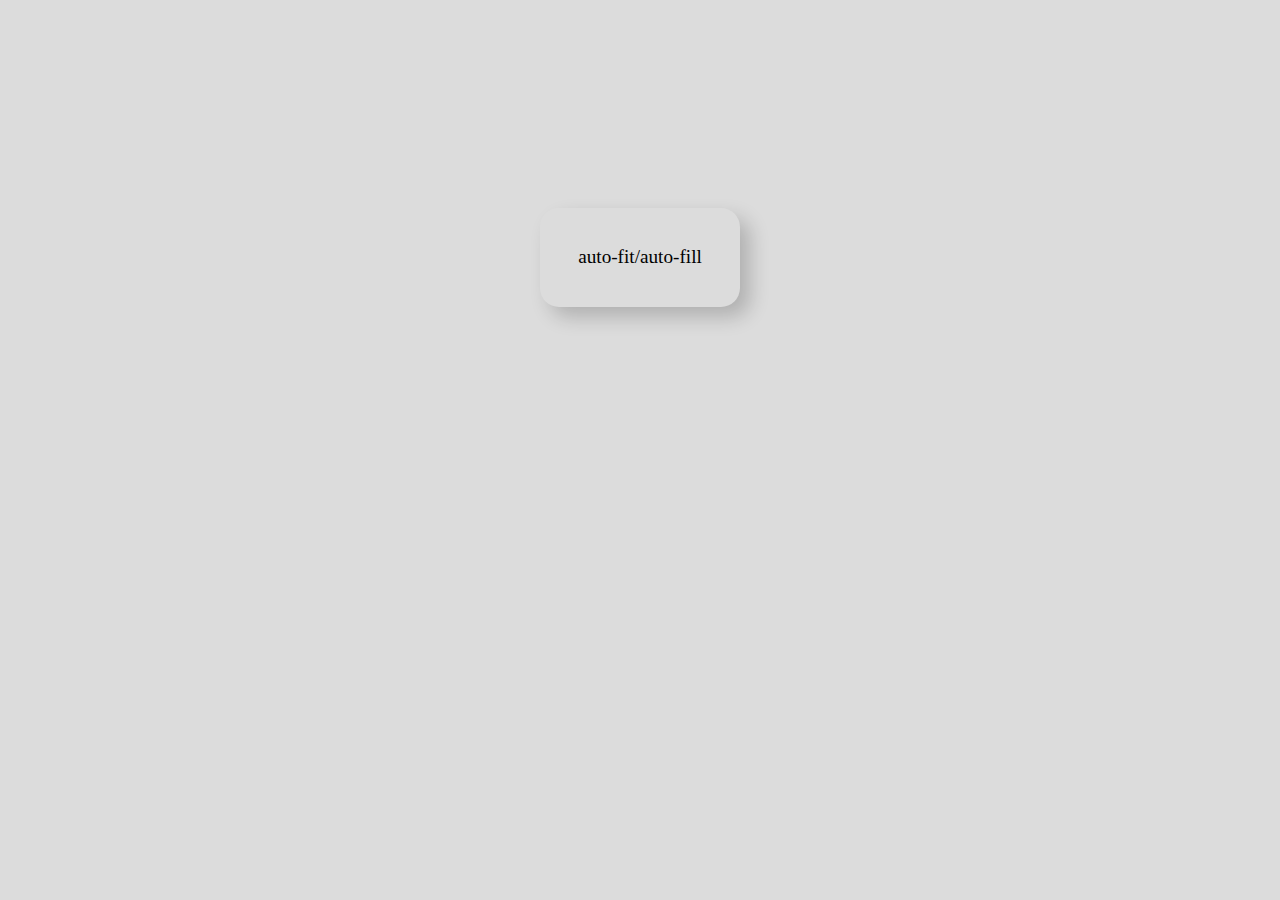
<file: index.html>
<!DOCTYPE html>
<html lang="en">
<head>
    <meta charset="UTF-8">
    <meta http-equiv="X-UA-Compatible" content="IE=edge">
    <meta name="viewport" content="width=device-width, initial-scale=1.0">
    <title>Document</title>
    <style>
        body{
            background-color: gainsboro;
            padding-top: 200px;
            display: flex;
            flex-direction: column;
            justify-content: center;
            align-items: center;
        }
        a{
            padding: 2em;
            box-shadow: 10px 10px 20px rgba(0, 0, 0, 0.2);
            border-radius: 1em;
            text-decoration: none;
            color: black;
            font-size: 1.2em;
        }
        a:hover, a::selection, a:focus{
            box-shadow: 10px 10px 10px rgba(0, 0, 0, 0.3);
        }
    </style>
</head>
<body>
    <a href="/auto/index.html">auto-fit/auto-fill</a>
</body>
</html>
</file>
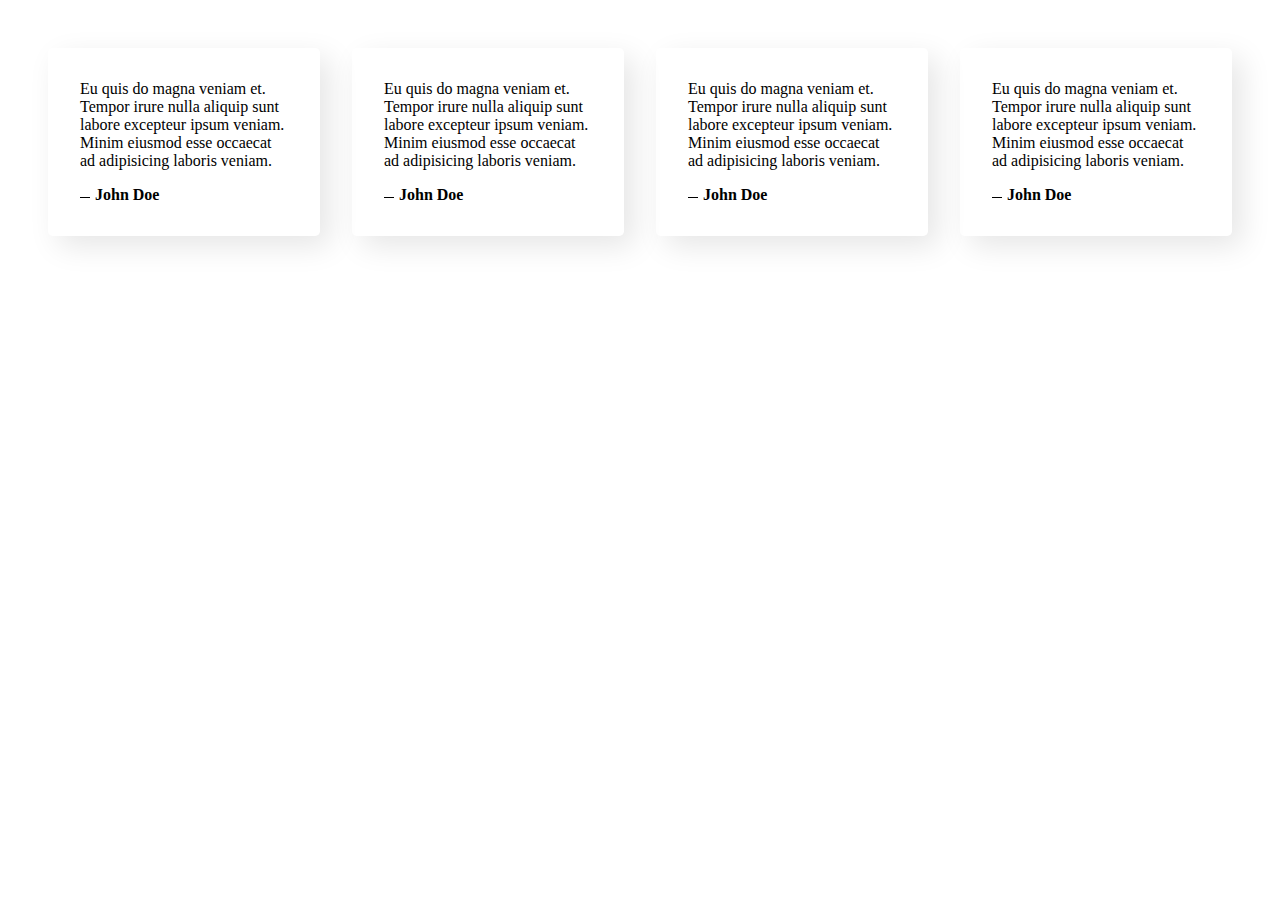
<file: auto-fit   auto-fill/index.html>
<!DOCTYPE html>
<html lang="en">
<head>
    <meta charset="UTF-8">
    <meta http-equiv="X-UA-Compatible" content="IE=edge">
    <meta name="viewport" content="width=device-width, initial-scale=1.0">
    <title>Document</title>
    <link rel="stylesheet" href="style.css">
</head>


    <div class="container">
        <div class="quote">
            <p>Eu quis do magna veniam et. Tempor irure nulla aliquip sunt labore excepteur ipsum veniam. Minim eiusmod esse occaecat ad adipisicing laboris veniam.</p>
            <span>John Doe</span>
        </div>
        <div class="quote span2">
            <p>Eu quis do magna veniam et. Tempor irure nulla aliquip sunt labore excepteur ipsum veniam. Minim eiusmod esse occaecat ad adipisicing laboris veniam.</p>
            <span>John Doe</span>
        </div>
        <div class="quote">
            <p>Eu quis do magna veniam et. Tempor irure nulla aliquip sunt labore excepteur ipsum veniam. Minim eiusmod esse occaecat ad adipisicing laboris veniam.</p>
            <span>John Doe</span>
        </div>
        <div class="quote">
            <p>Eu quis do magna veniam et. Tempor irure nulla aliquip sunt labore excepteur ipsum veniam. Minim eiusmod esse occaecat ad adipisicing laboris veniam.</p>
            <span>John Doe</span>
        </div>
    </div>
</body>
</html>
</file>
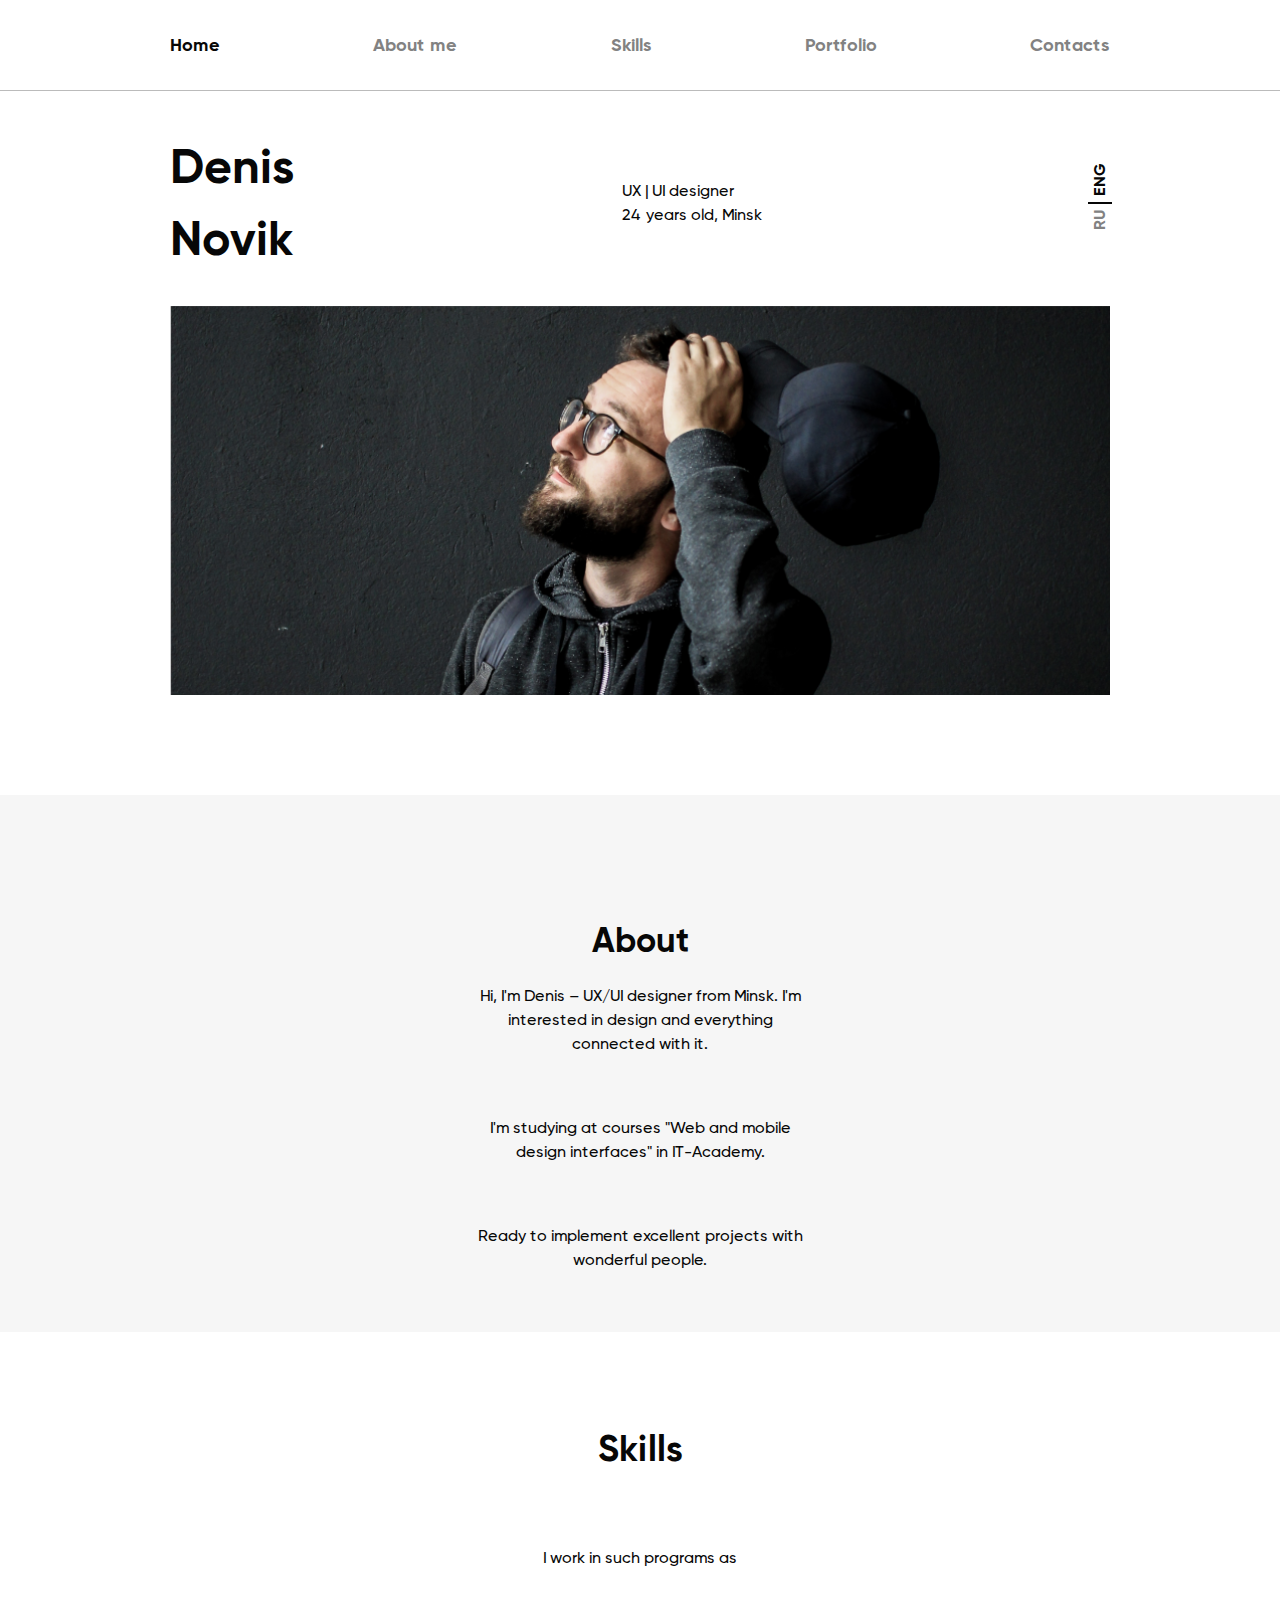
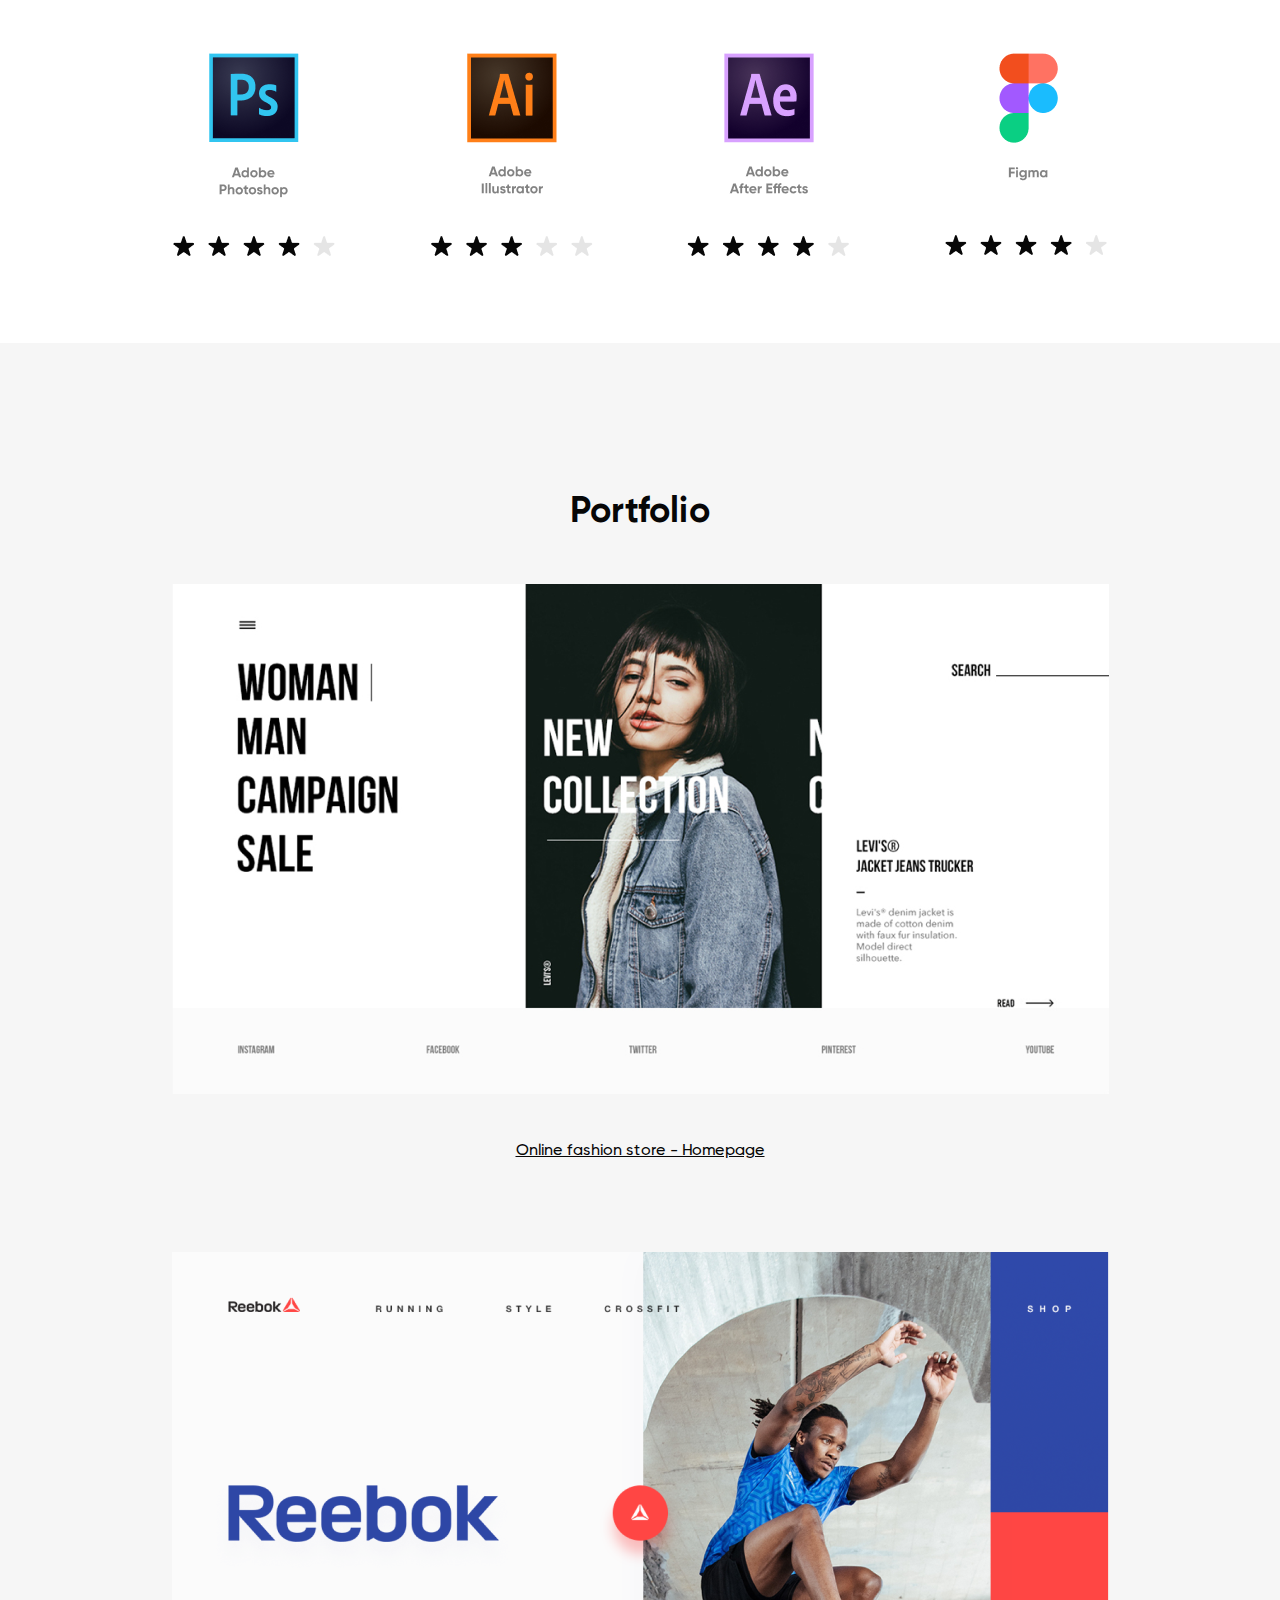
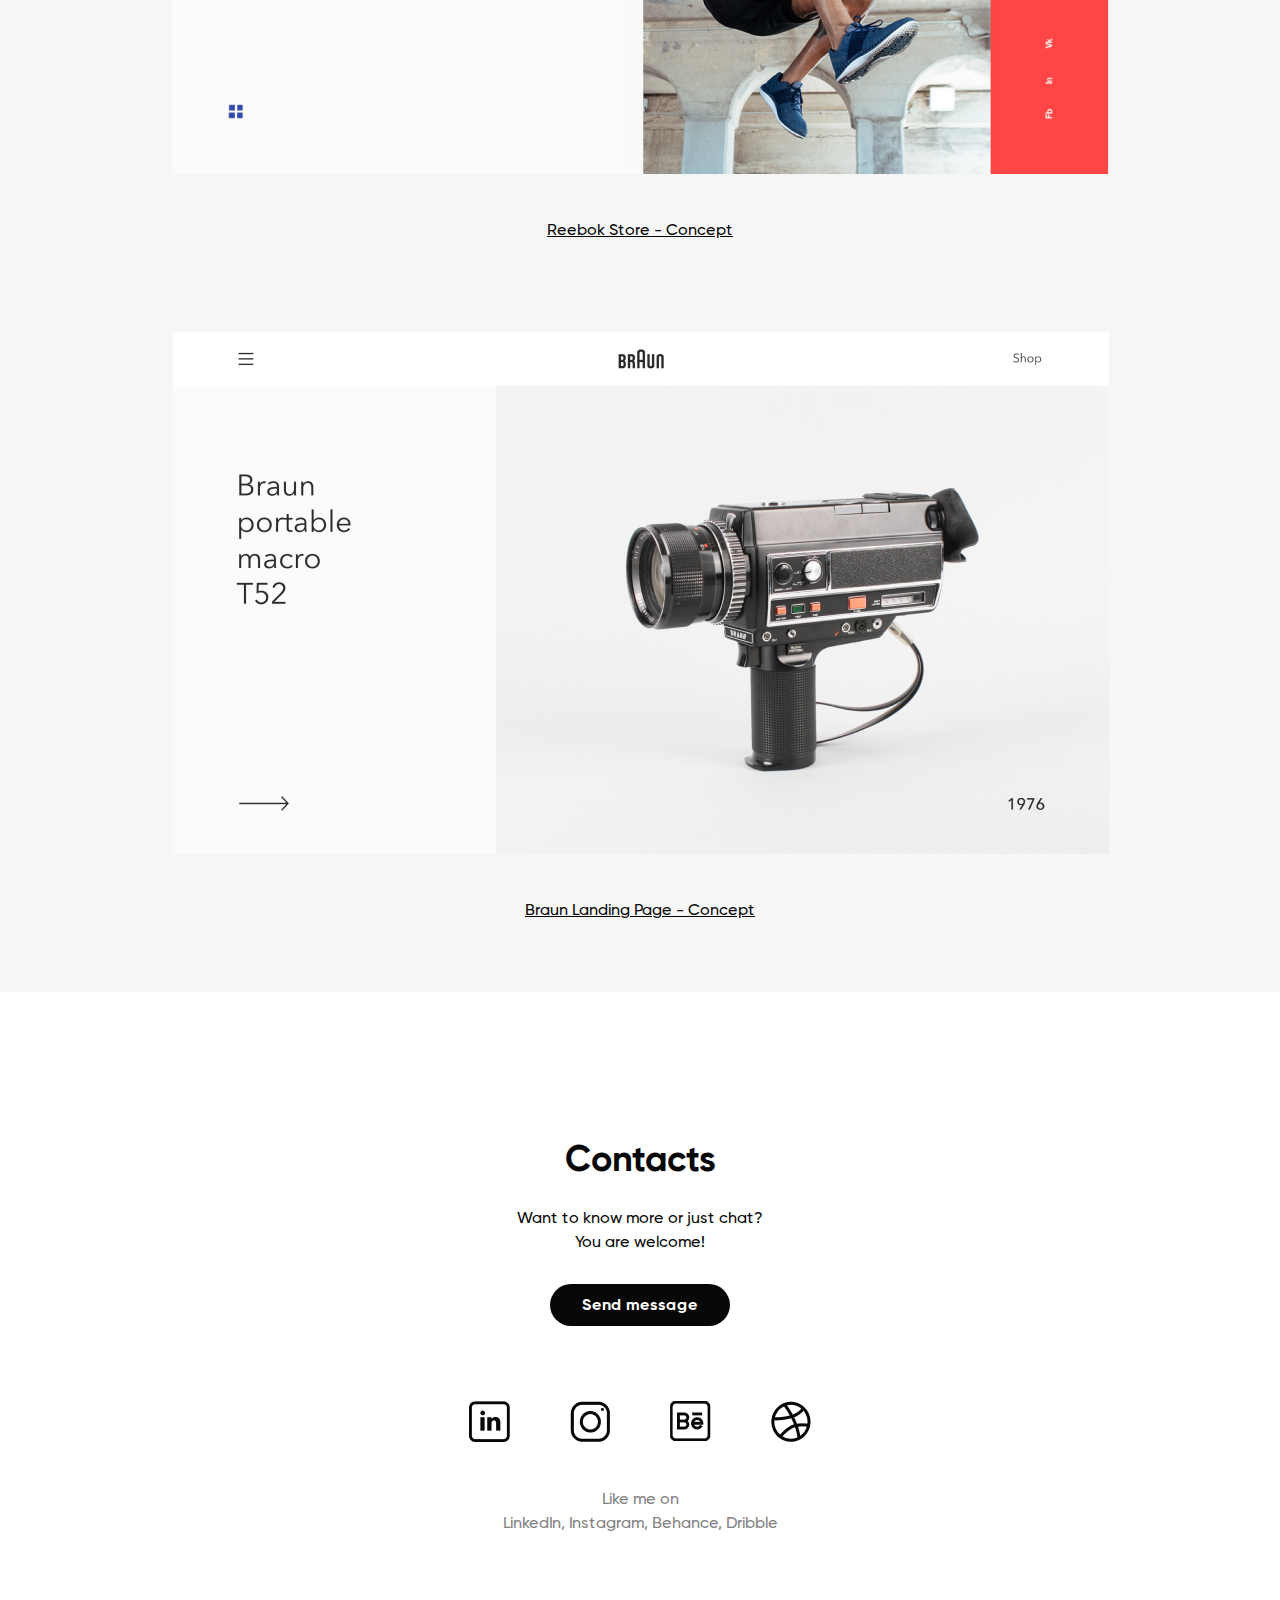
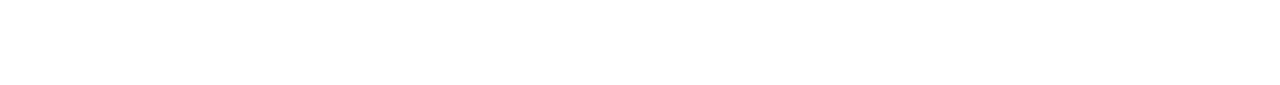
<file: novik/index.html>
<!DOCTYPE html>
<html lang="en">
<head>
  <meta charset="UTF-8">
  <meta http-equiv="X-UA-Compatible" content="IE=edge">
  <meta name="viewport" content="width=device-width, initial-scale=1.0">
  <title>Document</title>
  <link rel="stylesheet" href="styles/reset.css">
  <link rel="stylesheet" href="styles/styles.css">
</head>
<body>
  
  <header class="header">
    <div class="header__inner">
      <nav>
        <ul class="list">
          <li class="list__item"><a class="link link--active" href="#Home">Home</a></li>
          <li class="list__item"><a class="link" href="#about">About me</a></li>
          <li class="list__item"><a class="link" href="#skills">Skills</a></li>
          <li class="list__item"><a class="link" href="#portfolio">Portfolio</a></li>
          <li class="list__item "><a class="link" href="#contacts">Contacts</a></li>
        </ul>
      </nav>
    </div>
  </header>
  <div class="home-wrapper">
  <section class="home">
    <div class="name">
      <h1>
      Denis Novik
      </h1>
    </div>
    <div class="description">
      <p>
        UX | UI designer
      </p>
      <p>
        24 years old, Minsk
      </p>
    </div>
    <div class="lang">
      <a href=""class="ru">RU</a>
      
      
      <a href="" class="en lang--active">ENG</a>
      
    </div>
    <a href="#contacts" class="contact-link">Contact me</a>
  </div>
  
  </section>
  <div class="photo">    
  </div>
  
  <div class="about" id="about">
    <div class="about__inner">
      <h2>About</h2>
      <p>
        Hi, I'm Denis – UX/UI designer from Minsk. I'm interested in design and everything connected with it.  
      </p>
      <p>
        I'm studying at courses "Web and mobile design interfaces" in IT-Academy.
      </p>
      <p>
        Ready to implement excellent projects with wonderful people.
      </p>
    </div>
  </div>
  <section class="skills" id="skills">

    <h2 class="skills__heading">Skills</h2>
    <p>I work in such programs as</p>
    <ul class="skills__list">
      <li><img src="./img/photoshop.png" alt="photoshop" srcset=""></li>
      <li><img src="./img/illustrator.png" alt="illustrator" srcset=""></li>
      <li><img src="./img/aftereffects.png" alt="aftereffects" srcset=""></li>
      <li><img src="./img/figma.png" alt="figma" srcset=""></li>
    </ul>
  </section>

  <div class="portfolio" id="portfolio">
    <section class="portfolio__inner">
      <h2 class="portfolio__heading">Portfolio</h2>

      <img src="./img/1.png" alt="" >
      <a href="#">Online fashion store - Homepage</a>
      <img src="./img/2.png" alt="" >
      <a href="#">Reebok Store - Concept</a>
      <img src="./img/3.png" alt="">
      <a href="#">Braun Landing Page - Concept</a>
    </section>
  </div>
  <div class="contacts" id="contacts">
    <h2 class="contacts__heading">Contacts</h2>
    <p>
      Want to know more or just chat? You are welcome!
    </p>
    <button class="send" type="submit">
      Send message
    </button>
    <ul class="contacts__list">
      <li>
        <a href="#">
          <img src="./img/li.png" alt="linkkedin">
        </a>
      </li>
      <li>
        <a href="#">
          <img src="./img/in.png" alt="insta">
        </a>
      </li>
      <li>
        <a href="#">
          <img src="./img/be.png" alt="behance">
        </a>
      </li>
      <li>
        <a href="#">
          <img src="./img/dr.png" alt="dribble">
        </a>
      </li>
    </ul>
    <p class="like">Like me on <br> LinkedIn, Instagram, Behance, Dribble</p>
  </div>


</body>
</html>
</file>
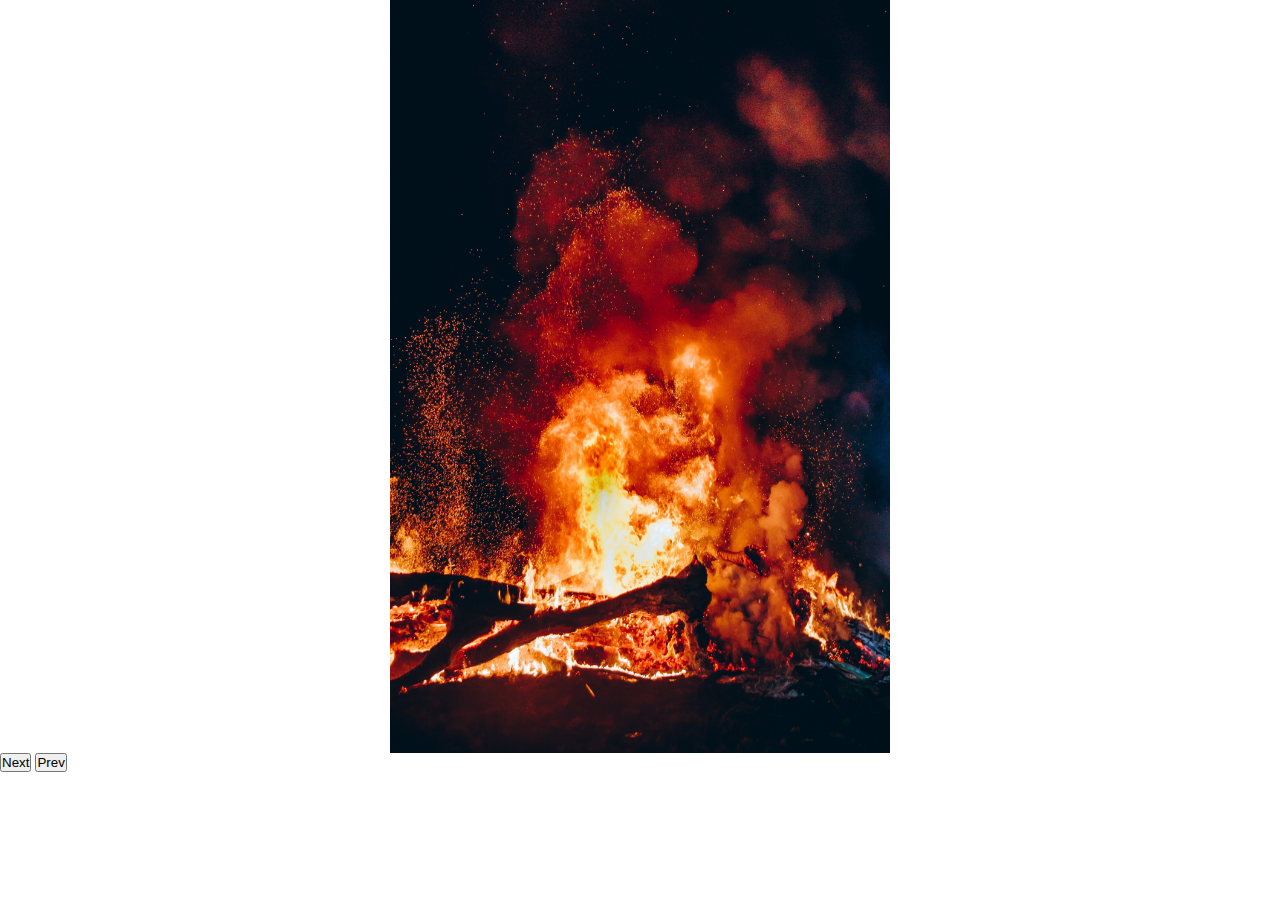
<file: slider/slider.html>
<!DOCTYPE html>
<html lang="en">
<head>
    <meta charset="UTF-8">
    <meta http-equiv="X-UA-Compatible" content="IE=edge">
    <meta name="viewport" content="width=device-width, initial-scale=1.0">
    <title>Document</title>
    
    <link rel="stylesheet" href="../slider/style.css">
</head>
<body>
    <div class="carousel-container">
        <div class="carousel-slide">
            <img src="../slider/assets/miguel-arguibide-6cjDbyYCOgI-unsplash.jpg" alt="" id="lastClone">
            <img src="../slider/assets/christopher-burns-gyrrWzwqm5Y-unsplash.jpg" alt="">
            <img src="../slider/assets/j-lee-yRXuXvy4sQ4-unsplash.jpg" alt="">
            <img src="../slider/assets/katja-anna-krug-BzFW9SDEYGg-unsplash.jpg" alt="">
            <img src="../slider/assets/marek-piwnicki-gxh7hHMK6Sk-unsplash.jpg" alt="">
            <img src="../slider/assets/miguel-arguibide-6cjDbyYCOgI-unsplash.jpg" alt="">
            <img src="../slider/assets/christopher-burns-gyrrWzwqm5Y-unsplash.jpg" alt="" id="firstClone">

        </div> 
    </div>
    <button id="next">
        Next
    </button>
    <button id="prev">
        Prev
    </button>
    <script src="../slider/app.js"></script>
</body>
</html>
</file>
<file: auto-fit   auto-fill/style.css>
body{
    margin: 0;
    font-family: 'Nurito';
}


.container{
    padding: 3em;
    display: grid;
    grid-gap: 2em;

}

.quote{
    padding: 2em;
    border-radius: .3em;
    box-shadow: 10px 10px 30px rgba(0, 0, 0, 0.1);

}

.quote p{
  margin-top: 0;   
}
span{
    font-weight: bold;
    position: relative;
    margin-left: 15px;

}

span:before{
    content: '';
    position: absolute;
    height: 1px;
    width: 10px;
    border-bottom: 1px solid #000;
    top: 10px;
    left: -15px;
}
/*easy way

@media(min-width: 550px){
    .container{
        grid-template-columns: repeat(2, 1fr);
    }
}
@media(min-width: 750px){
    .container{
        grid-template-columns: repeat(3,1fr);
    }
}
@media(min-width: 1050px){
    .container{
        grid-template-columns: repeat(4, 1fr);
    }
}
*/





/*clever way*/

/*autofill - fills the empty space with our blocks*/


/* .container{
    grid-template-columns: repeat(auto-fit, minmax(250px, 1fr));
}
@media (min-width: 550px){
    .span2{
        grid-column: auto/ span 2;
    }
} */


/*autofit - doesnt fill the empty space with our blocks, just leaves it untouched*/
.container{
    grid-template-columns: repeat(auto-fill, minmax(250px, 1fr));
}
@media (min-width: 550px){
    
}
</file>
<file: novik/styles/styles.css>
@font-face {
  font-family: "Gilroy-Bold";
  src: url(../fonts/Gilroy-Bold.eot) format("embedded-opentype"), url(../fonts/Gilroy-Bold.ttf) format("truetype"), url(../fonts/Gilroy-Bold.woff) format("woff");
}
@font-face {
  font-family: "Gilroy-Medium";
  src: url(../fonts/Gilroy-Medium.eot) format("embedded-opentype"), url(../fonts/Gilroy-Medium.ttf) format("truetype"), url(../fonts/Gilroy-Medium.woff) format("woff");
}
* {
  font-family: "Gilroy-Medium";
  color: #070707;
}

img {
  max-width: 100%;
  height: auto;
}

.header {
  position: sticky;
  top: 0;
  z-index: 5000;
  background: white;
  max-width: 100%;
}
.header__inner {
  max-width: 940px;
  margin: 0 auto;
}

.list {
  width: 100%;
  display: flex;
  justify-content: space-between;
  padding: 32px 0;
}
.list__item .link {
  font-family: "Gilroy-Bold";
  font-size: 18px;
  color: #828282;
}
.list__item .link--active {
  color: #070707;
}
.list::after {
  content: "";
  position: absolute;
  background: #bbbbbb;
  height: 1px;
  left: 0px;
  right: 0px;
  bottom: 0px;
}

.home {
  max-width: 940px;
  margin: 0 auto;
  display: flex;
  justify-content: space-between;
  align-items: center;
  margin-top: 40px;
}
.home .contact-link {
  display: none;
}

.photo {
  margin: 0 auto;
  max-width: 940px;
  height: 390px;
  background-image: url(../img/BSPP2266.png);
  background-size: cover;
  background-repeat: no-repeat;
}

.name h1 {
  font-family: "Gilroy-Bold";
  font-size: 48px;
  max-width: 123px;
}

.lang {
  position: relative;
  top: 20px;
  transform: rotate(-90deg);
  display: flex;
  width: 20px;
}
.lang a {
  font-family: "Gilroy-Bold";
  color: #828282;
  margin: 3px;
}
.lang .ru {
  padding-right: 6px;
  border-right: 2px solid #070707;
}

.lang--active {
  color: #070707 !important;
}

.photo {
  max-width: 940px;
  margin: 30px auto 100px;
}

.about {
  background-color: #F6F6F6;
}
.about__inner {
  max-width: 940px;
  margin: 0 auto;
  display: flex;
  flex-direction: column;
  align-items: center;
}
.about__inner h2 {
  font-family: "Gilroy-Bold";
  font-size: 34px;
  margin-bottom: 18px;
  margin-top: 120px;
}
.about__inner p {
  max-width: 350px;
  text-align: center;
  margin-bottom: 60px;
}

.skills {
  max-width: 940px;
  margin: 0 auto;
  display: flex;
  flex-direction: column;
  align-items: center;
  padding: 90px 0 83px 0;
}
.skills__heading {
  font-family: "Gilroy-Bold";
  font-size: 36px;
  margin-bottom: 70px;
}
.skills__list {
  display: flex;
  margin-top: 83px !important;
  gap: 90px;
}

.portfolio {
  background: #F6F6F6;
}
.portfolio__inner {
  max-width: 940px;
  margin: 0 auto;
  display: flex;
  flex-direction: column;
  align-items: center;
  padding-top: 140px;
  padding-bottom: 70px;
}
.portfolio__inner img {
  margin-bottom: 44px;
}
.portfolio__inner a {
  margin-bottom: 90px;
  text-decoration: underline;
}
.portfolio__inner a:last-child {
  margin-bottom: 0;
}
.portfolio__heading {
  font-family: "Gilroy-Bold";
  font-size: 36px;
  margin-bottom: 47px;
}

.contacts {
  max-width: 940px;
  margin: 0 auto;
  display: flex;
  flex-direction: column;
  align-items: center;
  padding: 140px 0 120px 0;
}
.contacts__heading {
  font-family: "Gilroy-Bold";
  font-size: 36px;
  margin-bottom: 20px;
}
.contacts p {
  max-width: 260px;
  text-align: center;
  margin-bottom: 30px;
}
.contacts .send {
  background: #070707;
  color: white;
  font-family: "Gilroy-Bold";
  width: 180px;
  height: 42px;
  border-radius: 40px;
  border: none;
}
.contacts .send:active {
  background-color: #272727;
}
.contacts__list {
  display: flex;
  margin-top: 75px !important;
}
.contacts__list li {
  margin-right: 60px;
}
.contacts__list li:last-child {
  margin: 0;
}
.contacts .like {
  max-width: unset;
  margin-top: 45px;
  color: #828282;
}

@media (max-width: 650px) {
  .header .list {
    justify-content: space-evenly;
  }
  .header .list::after {
    display: none;
  }
  .header .list__item:last-child {
    display: none;
  }

  .home-wrapper {
    background: url(../img/mobile-photo.png);
    width: auto;
    height: 446px;
    background-size: cover;
    position: relative;
  }

  .home {
    margin-top: 0;
    flex-direction: column;
    align-items: flex-start;
    padding-left: 25px;
  }
  .home .name h1 {
    margin-top: 32px;
    margin-bottom: 10px;
    color: white;
  }
  .home .description p {
    color: #bbbbbb;
  }
  .home .lang {
    transform: rotate(0deg);
    color: #bbbbbb;
    position: absolute;
    bottom: 35px;
    top: unset;
  }
  .home .lang .ru {
    border-color: white;
  }
  .home .lang--active {
    color: white !important;
  }
  .home .contact-link {
    display: unset;
    position: absolute;
    bottom: 30px;
    right: 25px;
    color: white;
    padding: 10px;
    background-color: rgba(8, 8, 8, 0.3);
    border-radius: 20px;
  }

  .photo {
    display: none;
  }

  .skills__list {
    flex-direction: column;
    align-items: center;
  }
  .skills__list img {
    max-width: 120px;
  }
}

/*# sourceMappingURL=styles.css.map */
</file>
<file: slider/style.css>
*{
    margin: 0;
    padding: 0;
    box-sizing: border-box;
}

.carousel-container{
    
    width: 500px;
    margin: auto;
    overflow: hidden;
}
.carousel-slide{
    display: flex;
    width: 100%;
    
}
img{
    width: 100%;
}
</file>
